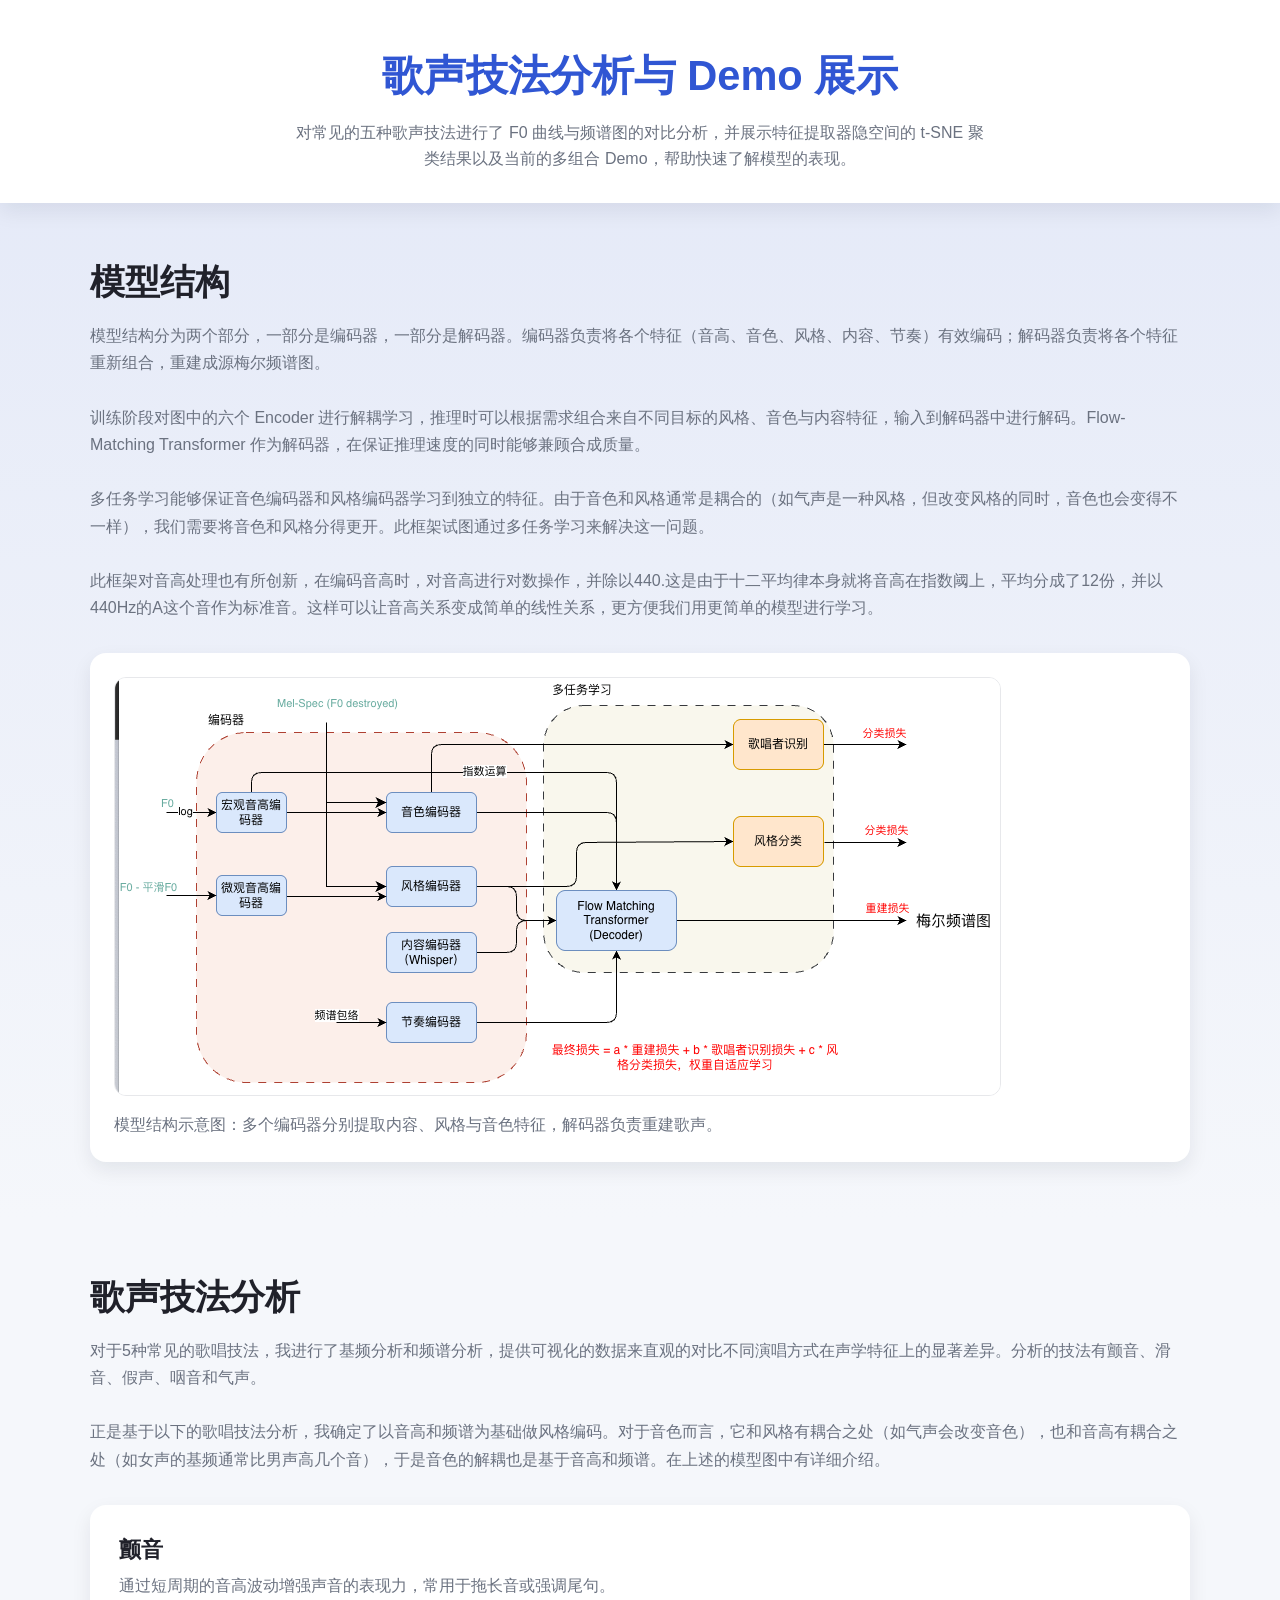
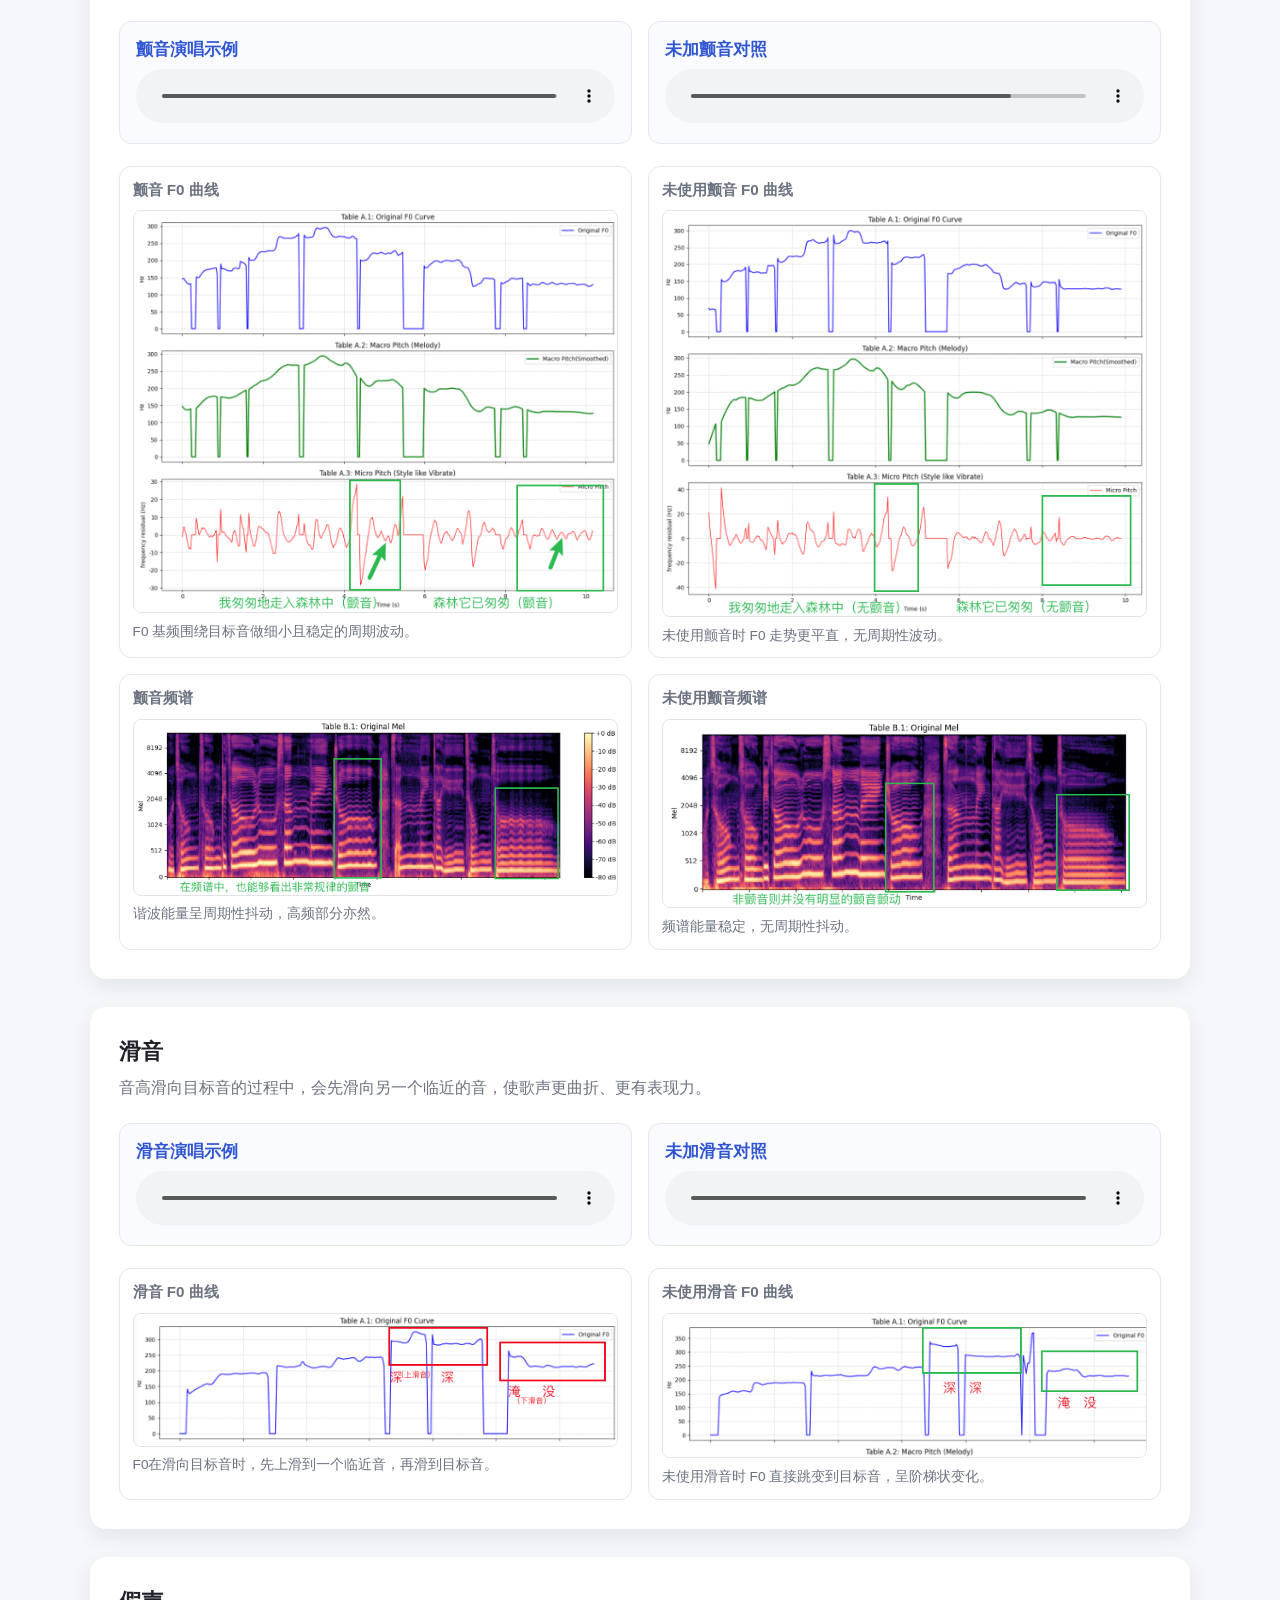
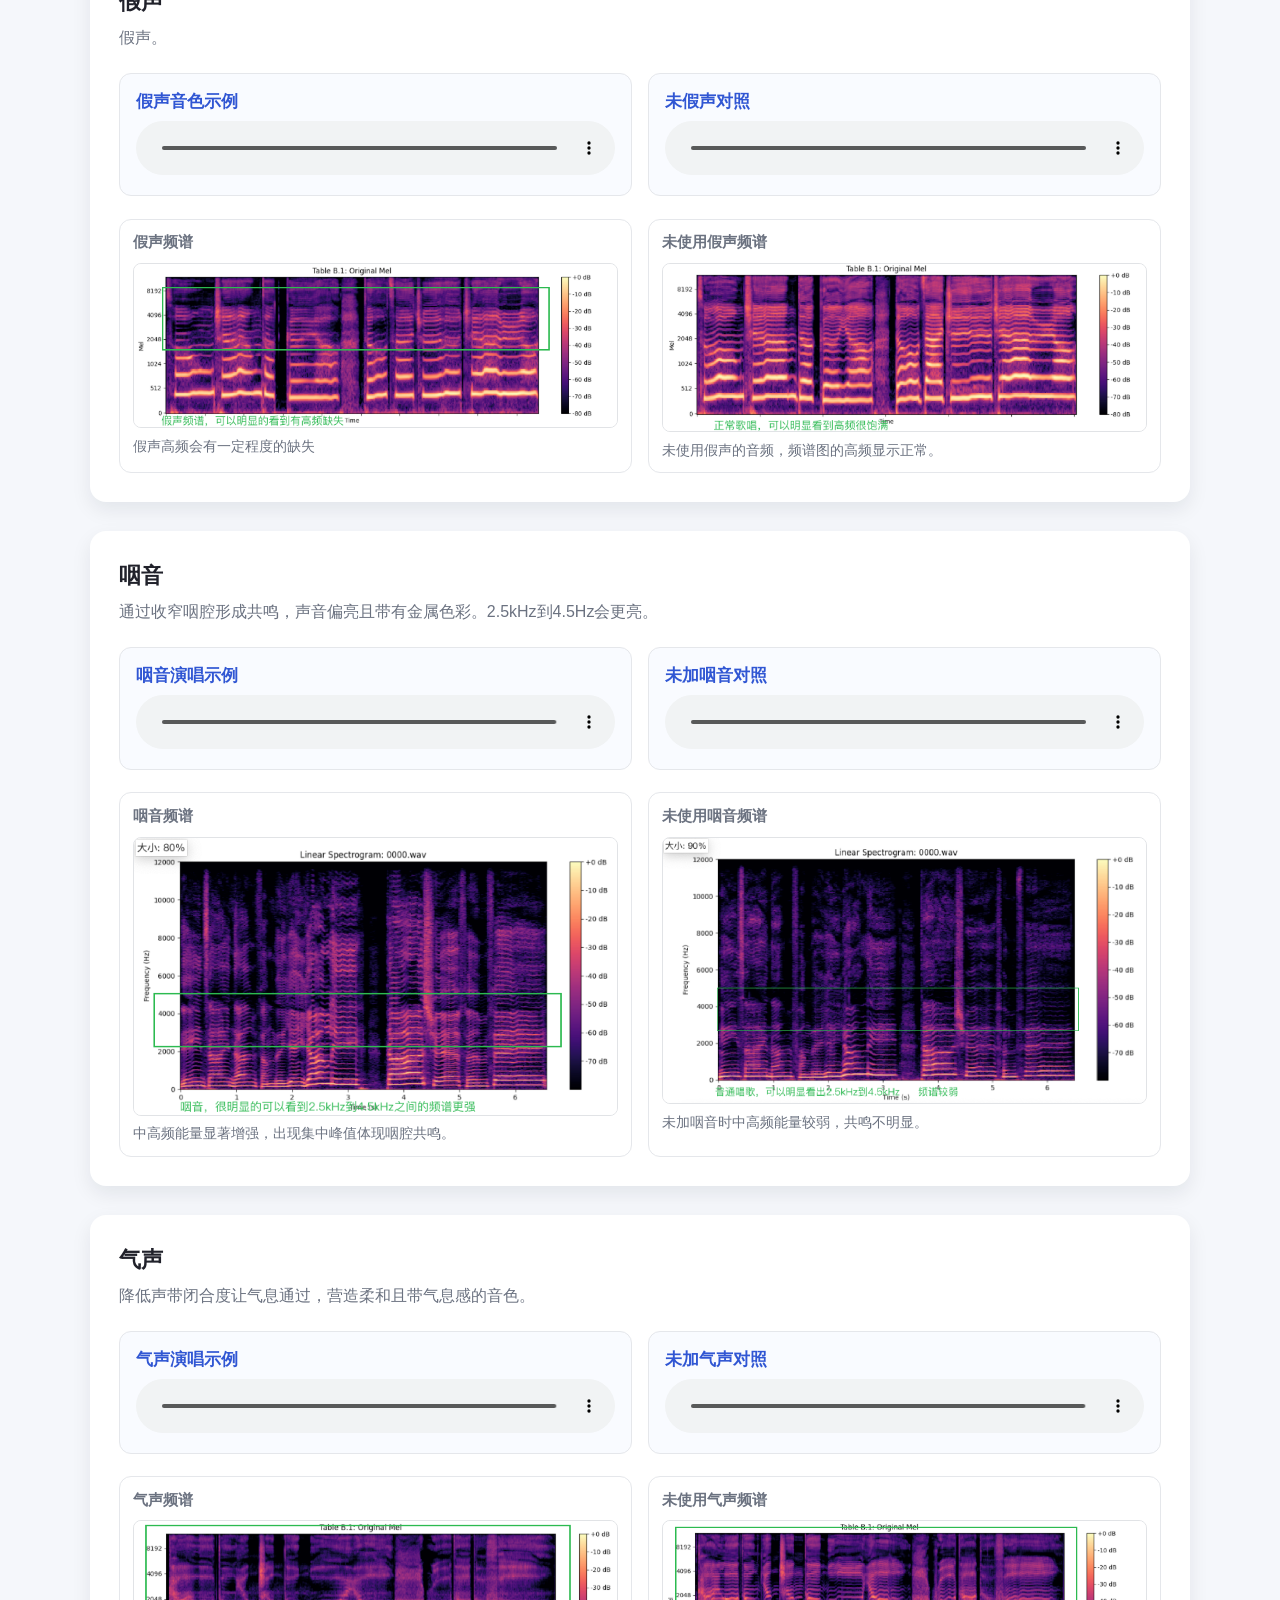
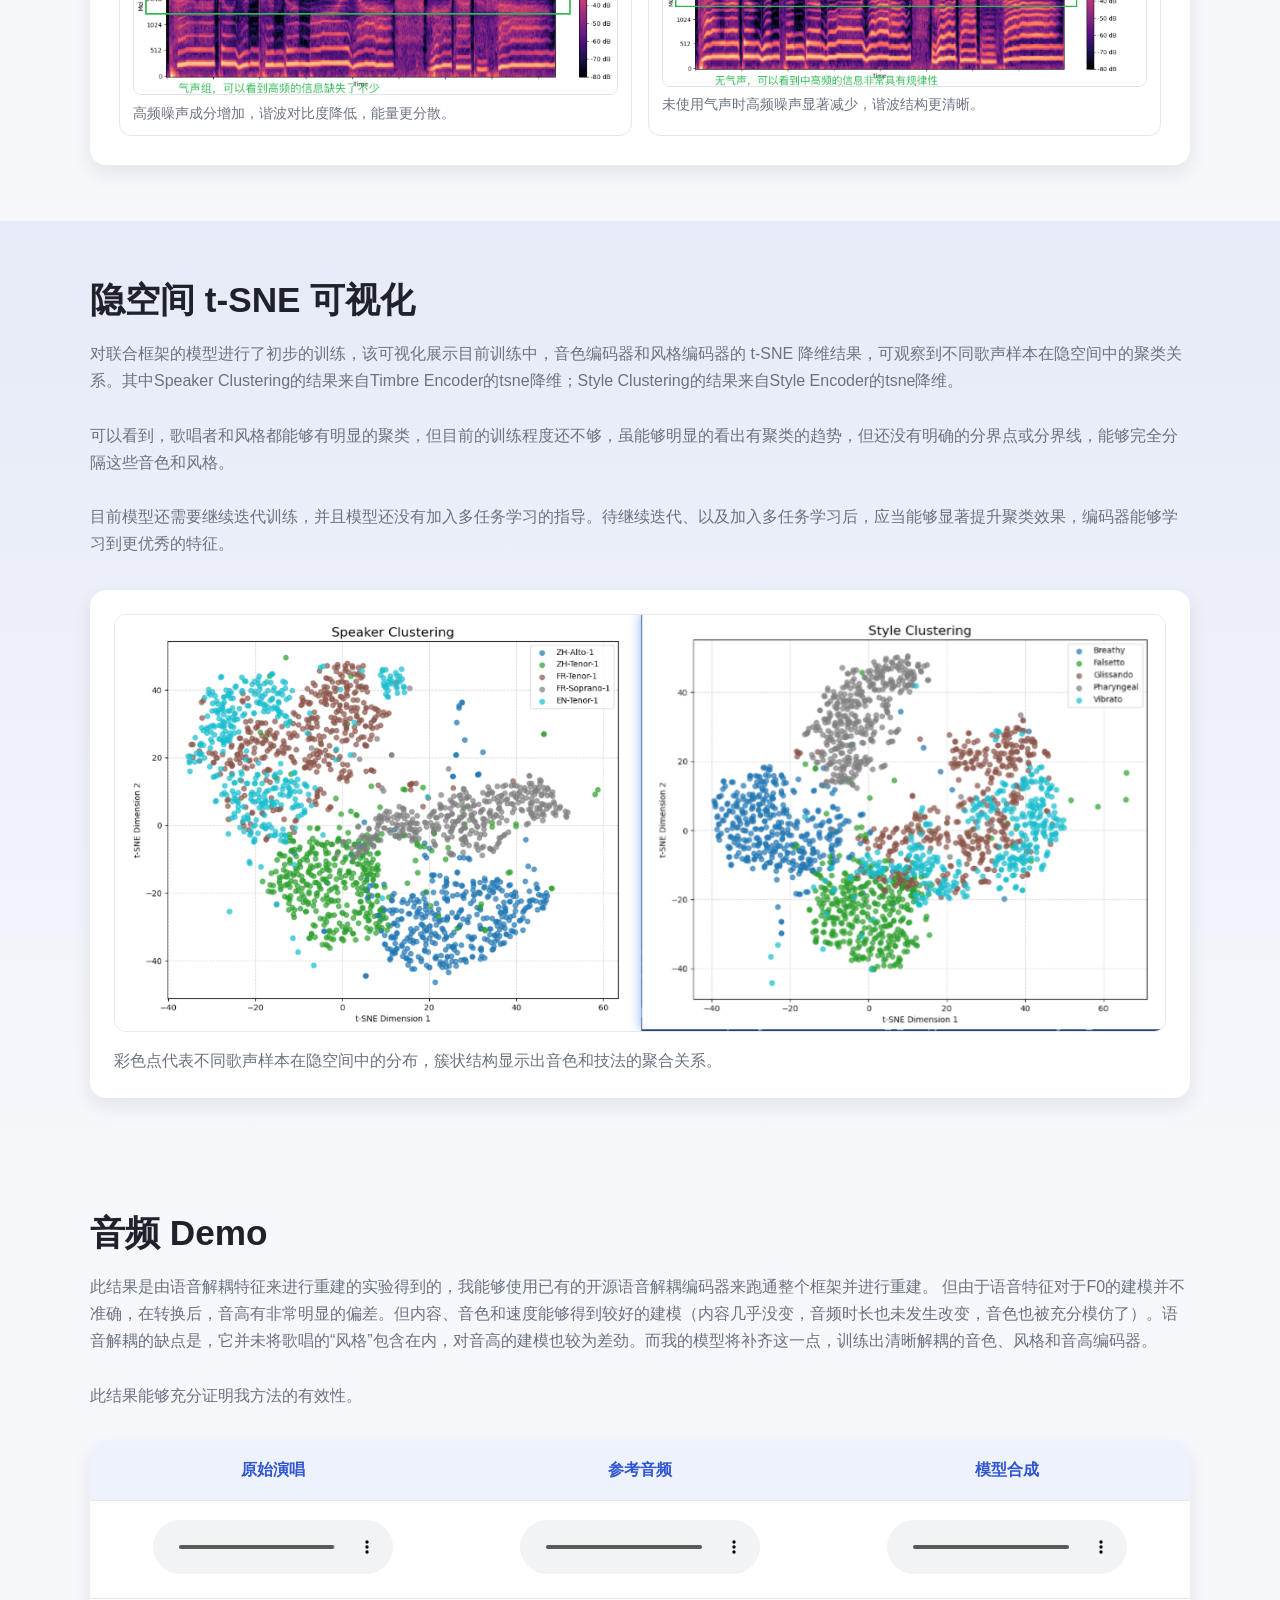
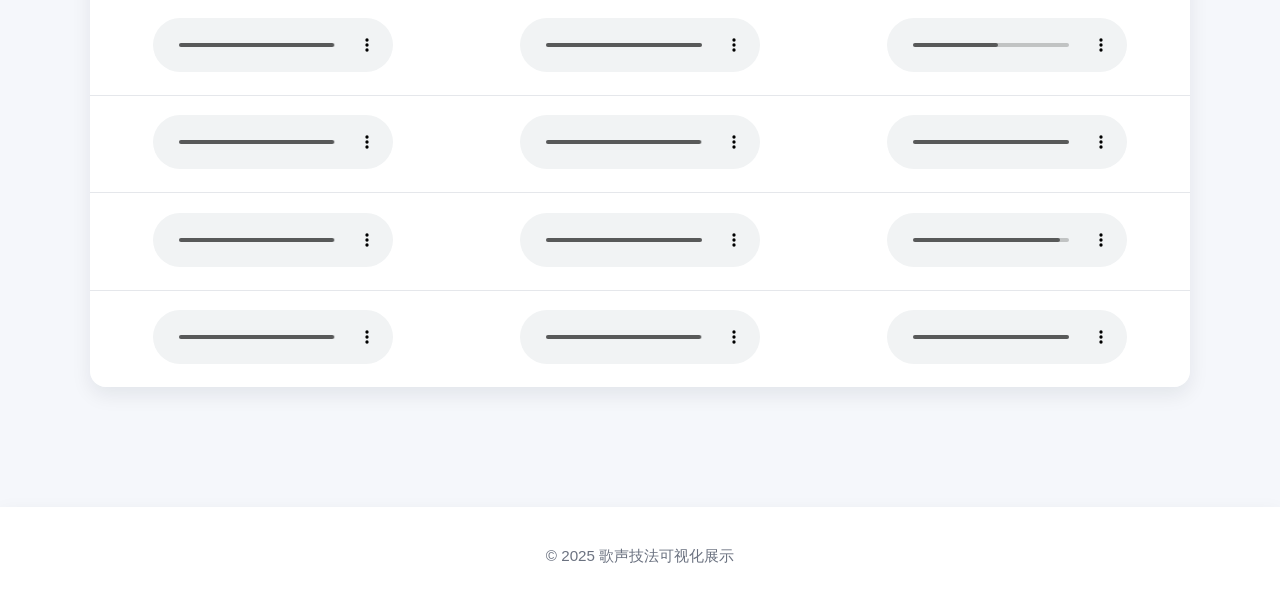
<file: index.html>
<!DOCTYPE html>
<html lang="zh-CN">
  <head>
    <meta charset="UTF-8" />
    <meta name="viewport" content="width=device-width, initial-scale=1.0" />
    <title>歌声技法与 Demo 展示</title>
    <link rel="stylesheet" href="css/styles.css" />
  </head>
  <body>
    <header class="page-header">
      <div class="wrapper">
        <h1>歌声技法分析与 Demo 展示</h1>
        <p>
          对常见的五种歌声技法进行了 F0 曲线与频谱图的对比分析，并展示特征提取器隐空间的 t-SNE 聚类结果以及当前的多组合
          Demo，帮助快速了解模型的表现。
        </p>
      </div>
    </header>

    <main>
      <section id="model" class="section section-alt">
        <div class="wrapper">
          <h2>模型结构</h2>
          <p class="section-intro">
            模型结构分为两个部分，一部分是编码器，一部分是解码器。编码器负责将各个特征（音高、音色、风格、内容、节奏）有效编码；解码器负责将各个特征重新组合，重建成源梅尔频谱图。
            <br><br>
            训练阶段对图中的六个 Encoder 进行解耦学习，推理时可以根据需求组合来自不同目标的风格、音色与内容特征，输入到解码器中进行解码。Flow-Matching
            Transformer 作为解码器，在保证推理速度的同时能够兼顾合成质量。
            <br><br>
            多任务学习能够保证音色编码器和风格编码器学习到独立的特征。由于音色和风格通常是耦合的（如气声是一种风格，但改变风格的同时，音色也会变得不一样），我们需要将音色和风格分得更开。此框架试图通过多任务学习来解决这一问题。
            <br><br>
            此框架对音高处理也有所创新，在编码音高时，对音高进行对数操作，并除以440.这是由于十二平均律本身就将音高在指数阈上，平均分成了12份，并以440Hz的A这个音作为标准音。这样可以让音高关系变成简单的线性关系，更方便我们用更简单的模型进行学习。
          </p>
          <figure class="model-figure">
            <img
              id="modelImage"
              src="assets/images/model/model.png"
              alt="模型结构示意图"
              loading="lazy"
            />
            <figcaption>模型结构示意图：多个编码器分别提取内容、风格与音色特征，解码器负责重建歌声。</figcaption>
          </figure>
        </div>
      </section>

      <section id="techniques" class="section">
        <div class="wrapper">
          <h2>歌声技法分析</h2>
          <p class="section-intro">
            对于5种常见的歌唱技法，我进行了基频分析和频谱分析，提供可视化的数据来直观的对比不同演唱方式在声学特征上的显著差异。分析的技法有颤音、滑音、假声、咽音和气声。
            <br><br>
            正是基于以下的歌唱技法分析，我确定了以音高和频谱为基础做风格编码。对于音色而言，它和风格有耦合之处（如气声会改变音色），也和音高有耦合之处（如女声的基频通常比男声高几个音），于是音色的解耦也是基于音高和频谱。在上述的模型图中有详细介绍。
          </p>
          <div id="techniqueGrid" class="technique-grid" aria-live="polite"></div>
        </div>
      </section>

      <section id="latent" class="section section-alt">
        <div class="wrapper">
          <h2>隐空间 t-SNE 可视化</h2>
          <p class="section-intro">
            对联合框架的模型进行了初步的训练，该可视化展示目前训练中，音色编码器和风格编码器的 t-SNE 降维结果，可观察到不同歌声样本在隐空间中的聚类关系。其中Speaker Clustering的结果来自Timbre Encoder的tsne降维；Style Clustering的结果来自Style Encoder的tsne降维。
            <br><br>
            可以看到，歌唱者和风格都能够有明显的聚类，但目前的训练程度还不够，虽能够明显的看出有聚类的趋势，但还没有明确的分界点或分界线，能够完全分隔这些音色和风格。
            <br><br>
            目前模型还需要继续迭代训练，并且模型还没有加入多任务学习的指导。待继续迭代、以及加入多任务学习后，应当能够显著提升聚类效果，编码器能够学习到更优秀的特征。
          </p>
          <figure class="tsne-figure">
            <img
              id="tsneImage"
              src="assets/images/tsne/tsne.png"
              alt="编码器 t-SNE 聚类图"
              loading="lazy"
            />
            <figcaption id="tsneCaption"></figcaption>
          </figure>
        </div>
      </section>

      <section id="demos" class="section">
        <div class="wrapper">
          <h2>音频 Demo</h2>
          <p class="section-intro">
            此结果是由语音解耦特征来进行重建的实验得到的，我能够使用已有的开源语音解耦编码器来跑通整个框架并进行重建。
            但由于语音特征对于F0的建模并不准确，在转换后，音高有非常明显的偏差。但内容、音色和速度能够得到较好的建模（内容几乎没变，音频时长也未发生改变，音色也被充分模仿了）。语音解耦的缺点是，它并未将歌唱的“风格”包含在内，对音高的建模也较为差劲。而我的模型将补齐这一点，训练出清晰解耦的音色、风格和音高编码器。
            <br><br>
            此结果能够充分证明我方法的有效性。
          </p>
          <div class="demo-table-wrapper">
            <table class="demo-table" aria-describedby="demos">
              <thead>
                <tr>
                  <th scope="col">原始演唱</th>
                  <th scope="col">参考音频</th>
                  <th scope="col">模型合成</th>
                </tr>
              </thead>
              <tbody id="demoTableBody"></tbody>
            </table>
          </div>
        </div>
      </section>
    </main>

    <footer class="page-footer">
      <div class="wrapper">
        <p>© 2025 歌声技法可视化展示</p>
      </div>
    </footer>

    <script src="js/data.js"></script>
    <script src="js/main.js"></script>
  </body>
</html>
</file>
<file: css/styles.css>
:root {
  color-scheme: light;
  --bg: #f5f7fb;
  --fg: #20212a;
  --muted: #6b7280;
  --section-bg: #ffffff;
  --accent: #3056d3;
  --border: #e5e7eb;
  --shadow: 0 8px 20px rgba(15, 23, 42, 0.08);
  --radius: 16px;
  --transition: 0.2s ease-in-out;
}

*,
*::before,
*::after {
  box-sizing: border-box;
}

html,
body {
  margin: 0;
  padding: 0;
  font-family: "Segoe UI", "PingFang SC", "Microsoft YaHei", sans-serif;
  color: var(--fg);
  background-color: var(--bg);
}

img {
  max-width: 100%;
  display: block;
}

audio {
  width: 100%;
}

.wrapper {
  width: min(1100px, 92vw);
  margin: 0 auto;
}

.page-header,
.page-footer {
  background: var(--section-bg);
  box-shadow: var(--shadow);
}

.page-header {
  padding: 3rem 0 2rem;
  text-align: center;
}

.page-header h1 {
  margin: 0 0 1rem;
  font-size: clamp(2rem, 4vw, 2.6rem);
  color: var(--accent);
}

.page-header p {
  margin: 0 auto;
  max-width: 700px;
  line-height: 1.6;
  color: var(--muted);
}

.page-footer {
  padding: 1.5rem 0;
  text-align: center;
  margin-top: 4rem;
  color: var(--muted);
  font-size: 0.95rem;
}

.section {
  padding: 3.5rem 0;
}

.section-alt {
  background: linear-gradient(180deg, rgba(48, 86, 211, 0.08), rgba(245, 247, 251, 0.4));
}

.section h2 {
  margin: 0 0 1rem;
  font-size: clamp(1.8rem, 3vw, 2.2rem);
}

.section-intro {
  margin: 0 0 2rem;
  color: var(--muted);
  line-height: 1.7;
}

.technique-grid {
  display: grid;
  grid-template-columns: 1fr;
  gap: 1.8rem;
}

.technique-card {
  background: var(--section-bg);
  border-radius: var(--radius);
  padding: 1.8rem;
  box-shadow: var(--shadow);
  display: flex;
  flex-direction: column;
  gap: 1.4rem;
}

.technique-card header h3 {
  margin: 0 0 0.5rem;
  font-size: 1.4rem;
}

.technique-card header p {
  margin: 0;
  color: var(--muted);
  line-height: 1.6;
}

.technique-content {
  display: grid;
  gap: 1.4rem;
}

.audio-columns {
  display: grid;
  gap: 1rem;
}

@media (min-width: 720px) {
  .audio-columns {
    grid-template-columns: repeat(2, minmax(0, 1fr));
  }
}

.audio-column {
  border: 1px solid var(--border);
  border-radius: 12px;
  padding: 1rem;
  background: rgba(247, 249, 255, 0.7);
}

.audio-column h4 {
  margin: 0 0 0.5rem;
  font-size: 1.05rem;
  color: var(--accent);
}

.visual-blocks {
  display: grid;
  gap: 1rem;
}

@media (min-width: 720px) {
  .visual-blocks {
    grid-template-columns: repeat(2, minmax(0, 1fr));
  }
}

.visual-card {
  border: 1px solid var(--border);
  border-radius: 12px;
  padding: 0.8rem;
  background: #fff;
}

.visual-card h5 {
  margin: 0 0 0.6rem;
  font-size: 0.95rem;
  color: var(--muted);
  font-weight: 600;
}

.visual-card img {
  border-radius: 8px;
  border: 1px solid rgba(107, 114, 128, 0.2);
}

.visual-card p {
  margin: 0.6rem 0 0;
  font-size: 0.85rem;
  color: var(--muted);
}

.model-figure {
  margin: 0;
  padding: 1.5rem;
  background: var(--section-bg);
  border-radius: var(--radius);
  box-shadow: var(--shadow);
  display: grid;
  gap: 1rem;
}

.model-figure img {
  border-radius: 12px;
  border: 1px solid rgba(107, 114, 128, 0.16);
}

.model-figure figcaption {
  margin: 0;
  color: var(--muted);
  line-height: 1.6;
}

.tsne-figure {
  margin: 0;
  padding: 1.5rem;
  background: var(--section-bg);
  border-radius: var(--radius);
  box-shadow: var(--shadow);
  display: grid;
  gap: 1rem;
}

.tsne-figure img {
  border-radius: 12px;
  border: 1px solid rgba(107, 114, 128, 0.16);
}

.tsne-figure figcaption {
  margin: 0;
  color: var(--muted);
  line-height: 1.6;
}

.demo-table-wrapper {
  overflow-x: auto;
  border-radius: var(--radius);
  box-shadow: var(--shadow);
}

.demo-table {
  width: 100%;
  border-collapse: collapse;
  background: var(--section-bg);
}

.demo-table th,
.demo-table td {
  padding: 1.2rem;
  text-align: center;
  border-bottom: 1px solid var(--border);
}

.demo-table thead {
  background: rgba(48, 86, 211, 0.08);
  color: var(--accent);
}

.demo-table tbody tr:last-child td {
  border-bottom: none;
}

.demo-audio {
  max-width: 240px;
  margin: 0 auto;
}
</file>
